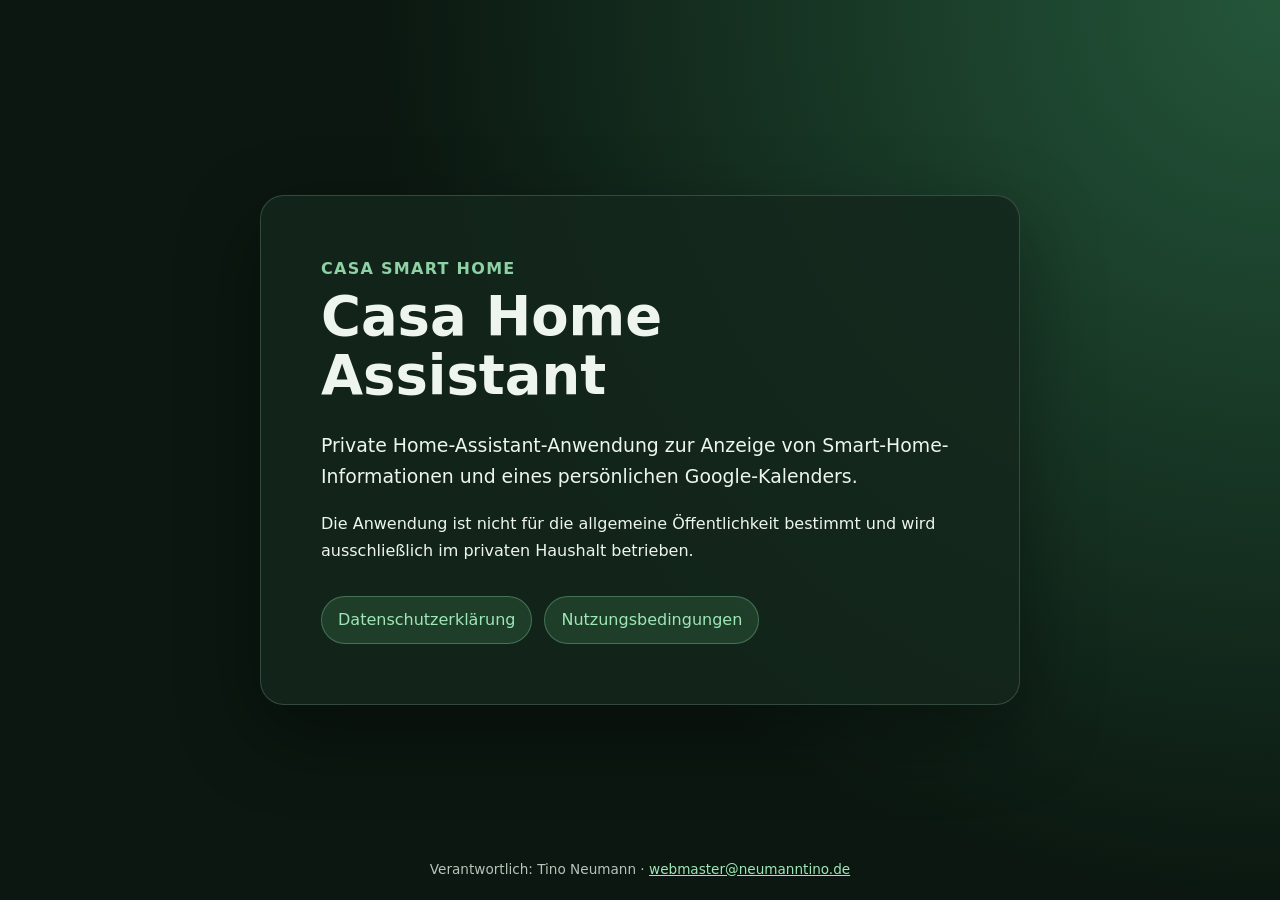
<file: index.html>
<!doctype html>
<html lang="de">
  <head>
    <meta charset="utf-8">
    <meta name="viewport" content="width=device-width, initial-scale=1">
    <meta name="description" content="Informationen zur privaten Casa Home Assistant Anwendung.">
    <title>Casa Home Assistant</title>
    <link rel="stylesheet" href="style.css">
  </head>
  <body>
    <main>
      <p class="eyebrow">Casa Smart Home</p>
      <h1>Casa Home Assistant</h1>
      <p class="lead">Private Home-Assistant-Anwendung zur Anzeige von Smart-Home-Informationen und eines persönlichen Google-Kalenders.</p>
      <p>Die Anwendung ist nicht für die allgemeine Öffentlichkeit bestimmt und wird ausschließlich im privaten Haushalt betrieben.</p>
      <nav aria-label="Rechtliche Informationen">
        <a href="datenschutz.html">Datenschutzerklärung</a>
        <a href="nutzungsbedingungen.html">Nutzungsbedingungen</a>
      </nav>
    </main>
    <footer>Verantwortlich: Tino Neumann · <a href="mailto:webmaster@neumanntino.de">webmaster@neumanntino.de</a></footer>
  </body>
</html>
</file>
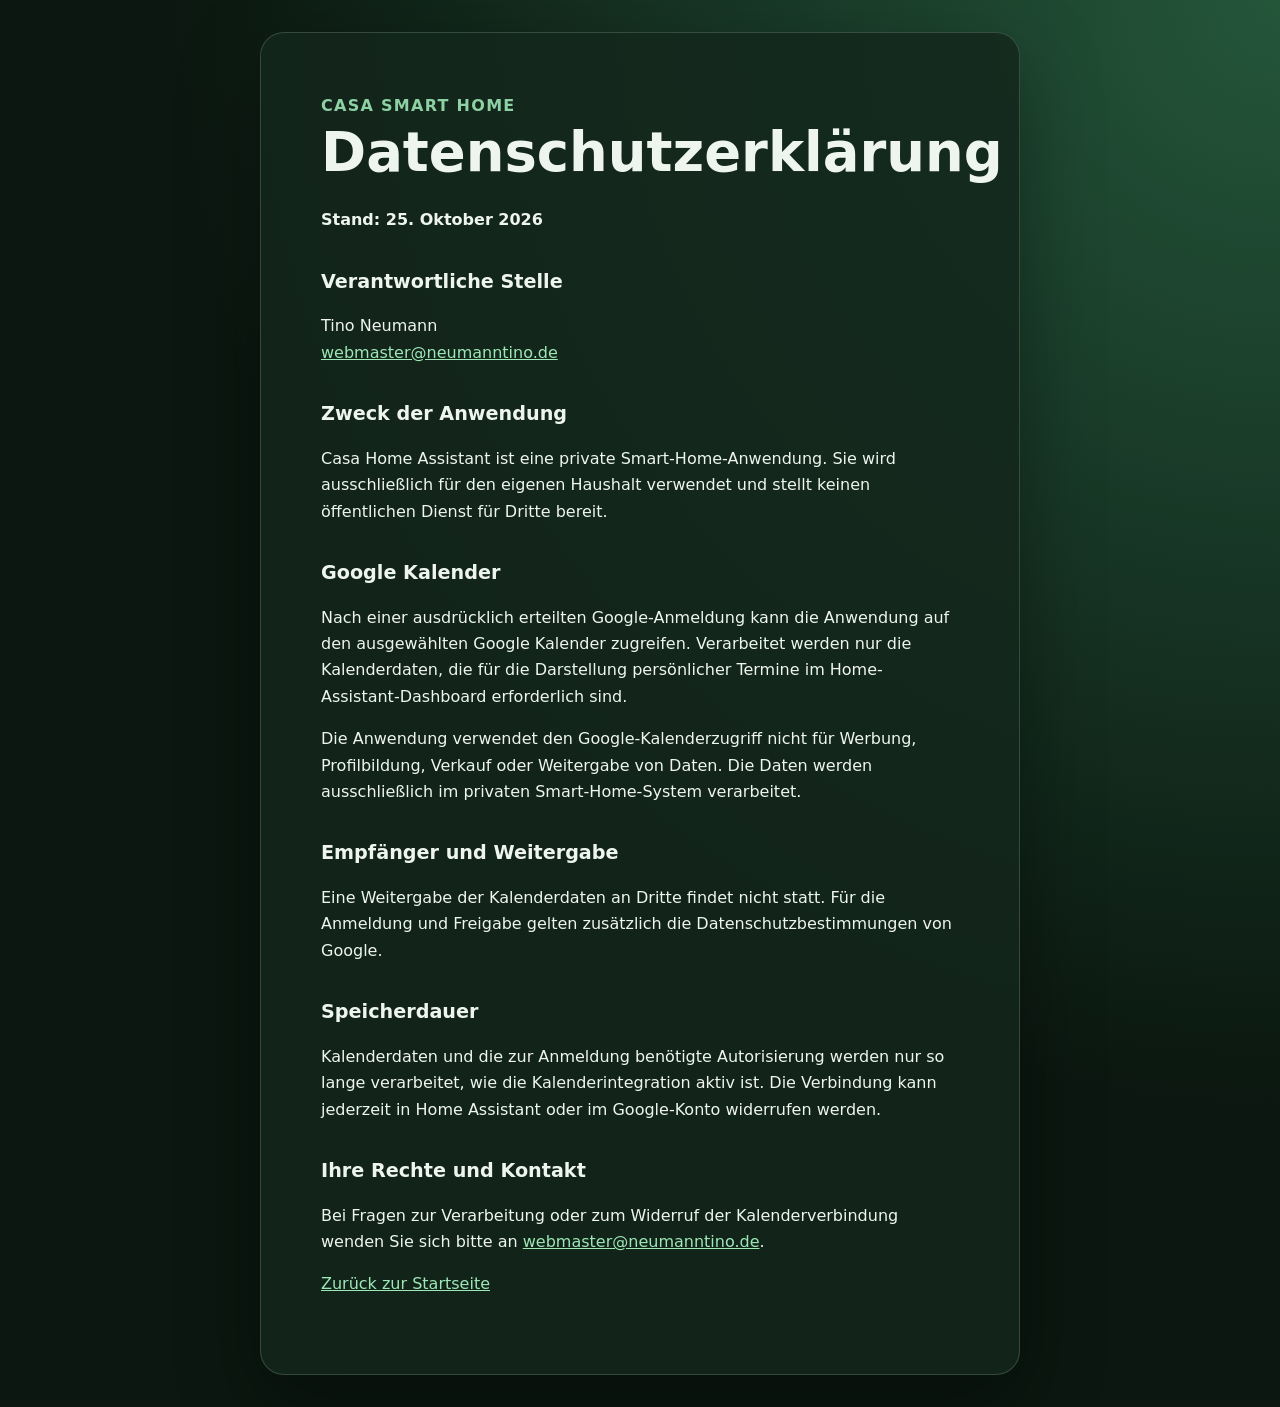
<file: datenschutz.html>
<!doctype html>
<html lang="de">
  <head>
    <meta charset="utf-8">
    <meta name="viewport" content="width=device-width, initial-scale=1">
    <meta name="description" content="Datenschutzerklärung für Casa Home Assistant.">
    <title>Datenschutzerklärung – Casa Home Assistant</title>
    <link rel="stylesheet" href="style.css">
  </head>
  <body>
    <main>
      <p class="eyebrow">Casa Smart Home</p>
      <h1>Datenschutzerklärung</h1>
      <p><strong>Stand: 25. Oktober 2026</strong></p>

      <h2>Verantwortliche Stelle</h2>
      <p>Tino Neumann<br><a href="mailto:webmaster@neumanntino.de">webmaster@neumanntino.de</a></p>

      <h2>Zweck der Anwendung</h2>
      <p>Casa Home Assistant ist eine private Smart-Home-Anwendung. Sie wird ausschließlich für den eigenen Haushalt verwendet und stellt keinen öffentlichen Dienst für Dritte bereit.</p>

      <h2>Google Kalender</h2>
      <p>Nach einer ausdrücklich erteilten Google-Anmeldung kann die Anwendung auf den ausgewählten Google Kalender zugreifen. Verarbeitet werden nur die Kalenderdaten, die für die Darstellung persönlicher Termine im Home-Assistant-Dashboard erforderlich sind.</p>
      <p>Die Anwendung verwendet den Google-Kalenderzugriff nicht für Werbung, Profilbildung, Verkauf oder Weitergabe von Daten. Die Daten werden ausschließlich im privaten Smart-Home-System verarbeitet.</p>

      <h2>Empfänger und Weitergabe</h2>
      <p>Eine Weitergabe der Kalenderdaten an Dritte findet nicht statt. Für die Anmeldung und Freigabe gelten zusätzlich die Datenschutzbestimmungen von Google.</p>

      <h2>Speicherdauer</h2>
      <p>Kalenderdaten und die zur Anmeldung benötigte Autorisierung werden nur so lange verarbeitet, wie die Kalenderintegration aktiv ist. Die Verbindung kann jederzeit in Home Assistant oder im Google-Konto widerrufen werden.</p>

      <h2>Ihre Rechte und Kontakt</h2>
      <p>Bei Fragen zur Verarbeitung oder zum Widerruf der Kalenderverbindung wenden Sie sich bitte an <a href="mailto:webmaster@neumanntino.de">webmaster@neumanntino.de</a>.</p>

      <p><a href="index.html">Zurück zur Startseite</a></p>
    </main>
  </body>
</html>
</file>
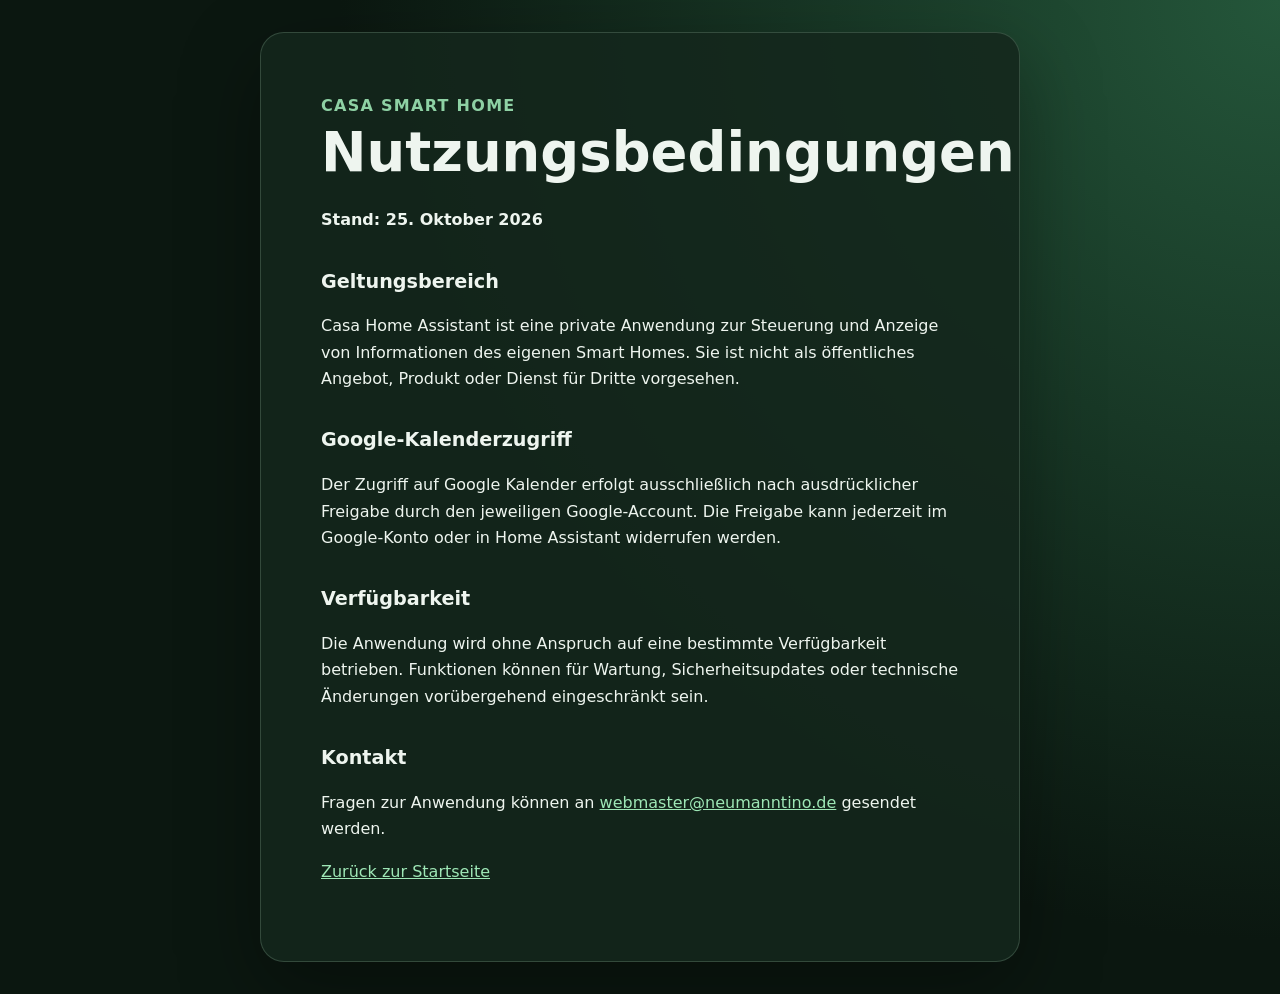
<file: nutzungsbedingungen.html>
<!doctype html>
<html lang="de">
  <head>
    <meta charset="utf-8">
    <meta name="viewport" content="width=device-width, initial-scale=1">
    <meta name="description" content="Nutzungsbedingungen für Casa Home Assistant.">
    <title>Nutzungsbedingungen – Casa Home Assistant</title>
    <link rel="stylesheet" href="style.css">
  </head>
  <body>
    <main>
      <p class="eyebrow">Casa Smart Home</p>
      <h1>Nutzungsbedingungen</h1>
      <p><strong>Stand: 25. Oktober 2026</strong></p>

      <h2>Geltungsbereich</h2>
      <p>Casa Home Assistant ist eine private Anwendung zur Steuerung und Anzeige von Informationen des eigenen Smart Homes. Sie ist nicht als öffentliches Angebot, Produkt oder Dienst für Dritte vorgesehen.</p>

      <h2>Google-Kalenderzugriff</h2>
      <p>Der Zugriff auf Google Kalender erfolgt ausschließlich nach ausdrücklicher Freigabe durch den jeweiligen Google-Account. Die Freigabe kann jederzeit im Google-Konto oder in Home Assistant widerrufen werden.</p>

      <h2>Verfügbarkeit</h2>
      <p>Die Anwendung wird ohne Anspruch auf eine bestimmte Verfügbarkeit betrieben. Funktionen können für Wartung, Sicherheitsupdates oder technische Änderungen vorübergehend eingeschränkt sein.</p>

      <h2>Kontakt</h2>
      <p>Fragen zur Anwendung können an <a href="mailto:webmaster@neumanntino.de">webmaster@neumanntino.de</a> gesendet werden.</p>

      <p><a href="index.html">Zurück zur Startseite</a></p>
    </main>
  </body>
</html>
</file>
<file: style.css>
:root {
  color-scheme: dark;
  --ink: #eef5ef;
  --muted: #b5c6b8;
  --accent: #3e8b61;
  --surface: rgba(20, 39, 29, .86);
}

* { box-sizing: border-box; }

body {
  align-items: center;
  background: radial-gradient(circle at top right, #24563a, #0b1710 58%);
  color: var(--ink);
  display: flex;
  font: 16px/1.65 system-ui, -apple-system, "Segoe UI", sans-serif;
  justify-content: center;
  margin: 0;
  min-height: 100vh;
  padding: 32px 18px;
}

main {
  background: var(--surface);
  border: 1px solid rgba(181, 225, 192, .2);
  border-radius: 24px;
  box-shadow: 0 28px 80px rgba(0, 0, 0, .35);
  max-width: 760px;
  padding: clamp(28px, 6vw, 60px);
  width: 100%;
}

.eyebrow { color: #8ed1a4; font-weight: 700; letter-spacing: .08em; margin: 0; text-transform: uppercase; }
h1 { font-size: clamp(2.1rem, 6vw, 3.4rem); line-height: 1.1; margin: .25rem 0 1.5rem; }
h2 { font-size: 1.2rem; margin: 2rem 0 .25rem; }
.lead { font-size: 1.18rem; }
a { color: #9ee7b6; }
nav { display: flex; flex-wrap: wrap; gap: 12px; margin-top: 2rem; }
nav a { background: rgba(80, 155, 103, .22); border: 1px solid rgba(158, 231, 182, .3); border-radius: 999px; padding: .6rem 1rem; text-decoration: none; }
footer { bottom: 20px; color: var(--muted); font-size: .85rem; position: fixed; text-align: center; }
@media (max-width: 640px) { footer { position: static; margin-top: 16px; } body { display: block; } }
</file>
